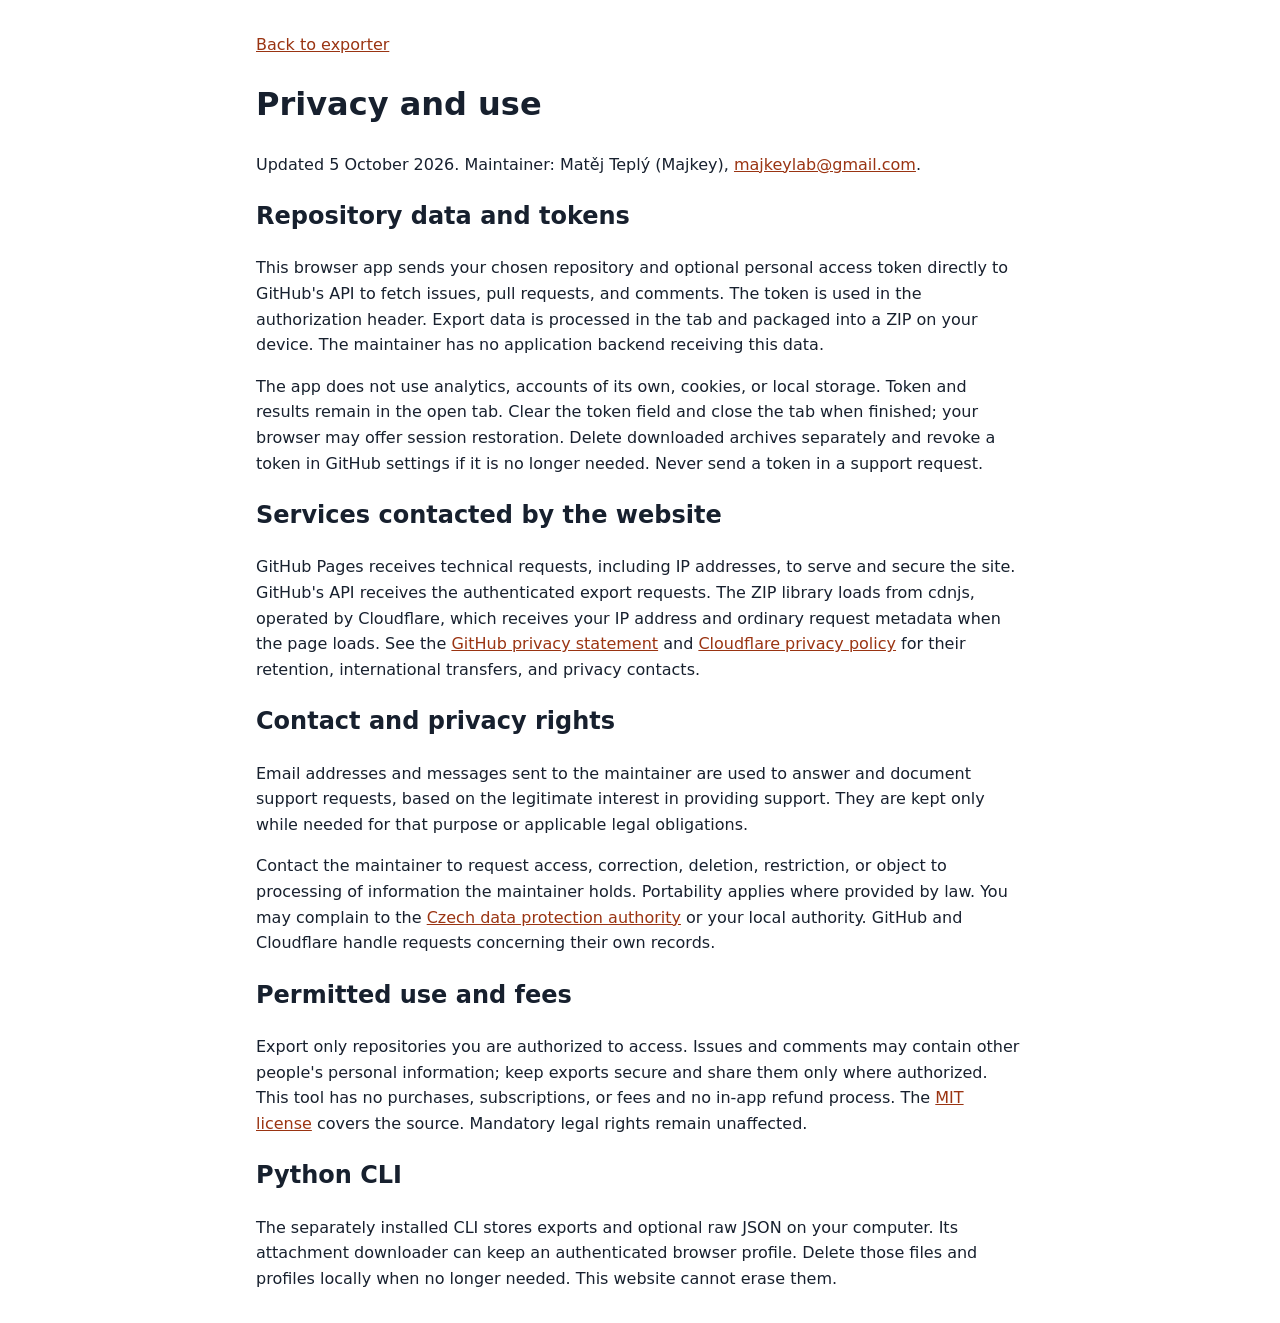
<file: docs/privacy.html>
<!doctype html>
<html lang="en">
  <head>
    <meta charset="utf-8">
    <meta name="viewport" content="width=device-width, initial-scale=1">
    <meta name="referrer" content="no-referrer">
    <title>Privacy and use | gh-issues-pr-export</title>
    <style>
      body { max-width: 48rem; margin: 2rem auto; padding: 0 1rem; font: 1rem/1.6 system-ui, sans-serif; color: #17202e; background: white; }
      a { color: #9a3412; } :focus-visible { outline: 3px solid #9a3412; outline-offset: 3px; }
    </style>
  </head>
  <body>
    <nav aria-label="Back"><a href="./">Back to exporter</a></nav>
    <main>
      <h1>Privacy and use</h1>
      <p>Updated 5 October 2026. Maintainer: Matěj Teplý (Majkey), <a href="mailto:majkeylab@gmail.com">majkeylab@gmail.com</a>.</p>
      <h2>Repository data and tokens</h2>
      <p>This browser app sends your chosen repository and optional personal access token directly to GitHub's API to fetch issues, pull requests, and comments. The token is used in the authorization header. Export data is processed in the tab and packaged into a ZIP on your device. The maintainer has no application backend receiving this data.</p>
      <p>The app does not use analytics, accounts of its own, cookies, or local storage. Token and results remain in the open tab. Clear the token field and close the tab when finished; your browser may offer session restoration. Delete downloaded archives separately and revoke a token in GitHub settings if it is no longer needed. Never send a token in a support request.</p>
      <h2>Services contacted by the website</h2>
      <p>GitHub Pages receives technical requests, including IP addresses, to serve and secure the site. GitHub's API receives the authenticated export requests. The ZIP library loads from cdnjs, operated by Cloudflare, which receives your IP address and ordinary request metadata when the page loads. See the <a href="https://docs.github.com/en/site-policy/privacy-policies/github-general-privacy-statement">GitHub privacy statement</a> and <a href="https://www.cloudflare.com/privacypolicy/">Cloudflare privacy policy</a> for their retention, international transfers, and privacy contacts.</p>
      <h2>Contact and privacy rights</h2>
      <p>Email addresses and messages sent to the maintainer are used to answer and document support requests, based on the legitimate interest in providing support. They are kept only while needed for that purpose or applicable legal obligations.</p>
      <p>Contact the maintainer to request access, correction, deletion, restriction, or object to processing of information the maintainer holds. Portability applies where provided by law. You may complain to the <a href="https://uoou.gov.cz/">Czech data protection authority</a> or your local authority. GitHub and Cloudflare handle requests concerning their own records.</p>
      <h2>Permitted use and fees</h2>
      <p>Export only repositories you are authorized to access. Issues and comments may contain other people's personal information; keep exports secure and share them only where authorized. This tool has no purchases, subscriptions, or fees and no in-app refund process. The <a href="https://github.com/Majkey25/gh-issues-pr-export/blob/main/LICENSE">MIT license</a> covers the source. Mandatory legal rights remain unaffected.</p>
      <h2>Python CLI</h2>
      <p>The separately installed CLI stores exports and optional raw JSON on your computer. Its attachment downloader can keep an authenticated browser profile. Delete those files and profiles locally when no longer needed. This website cannot erase them.</p>
    </main>
  </body>
</html>
</file>
